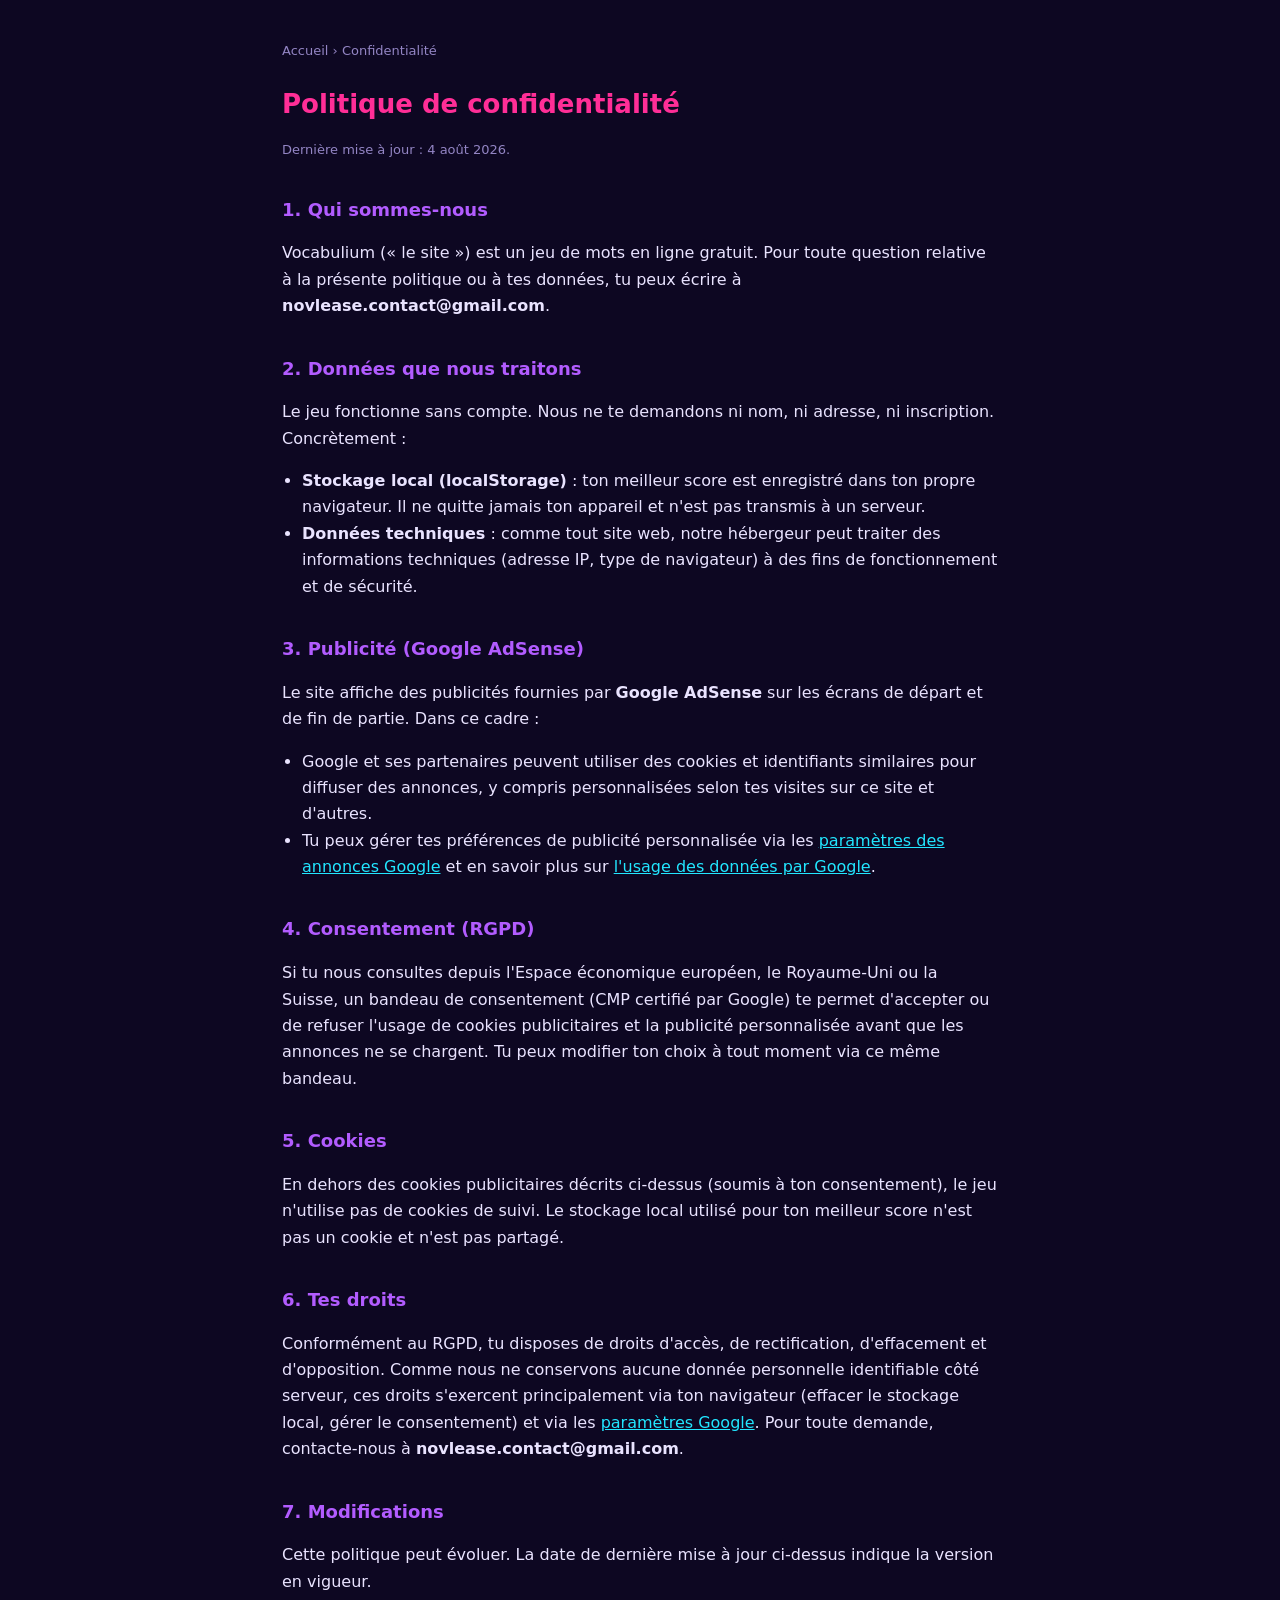
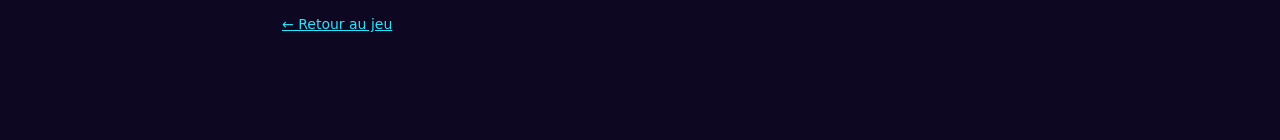
<file: web/confidentialite.html>
<!DOCTYPE html>
<html lang="fr">
<head>
  <meta charset="utf-8">
  <meta name="viewport" content="width=device-width, initial-scale=1">
  <title>Vocabulium — Politique de confidentialité</title>
  <meta name="description" content="Politique de confidentialité de Vocabulium : données traitées, publicité Google AdSense, cookies, consentement RGPD et tes droits.">
  <link rel="canonical" href="https://www.vocabulium.fr/confidentialite.html">
  <meta name="robots" content="index,follow">
  <meta name="theme-color" content="#0d0722">
  <link rel="icon" type="image/svg+xml" href="/favicon.svg?v=46">
  <style>
    :root { color-scheme: dark; }
    * { box-sizing: border-box; }
    body { margin: 0; background: #0d0722; color: #e9e3ff;
      font-family: "Segoe UI", system-ui, sans-serif; line-height: 1.65; }
    .wrap { max-width: 760px; margin: 0 auto; padding: 40px 22px 80px; }
    a { color: #22e6ff; }
    h1 { font-size: 26px; margin: 0 0 6px; color: #ff2e97; }
    h2 { font-size: 18px; margin: 34px 0 10px; color: #b25cff; }
    .updated { color: #9385c4; font-size: 13px; margin-bottom: 8px; }
    .back { display: inline-block; margin-bottom: 24px; font-size: 14px; }
    nav.crumbs { font-size: 13px; color: #9385c4; margin-bottom: 22px; }
    nav.crumbs a { color: #9385c4; text-decoration: none; }
    nav.crumbs a:hover { color: #22e6ff; }
    .note { background: #190f38; border: 1px solid #3a2270; border-radius: 10px;
      padding: 12px 16px; color: #ffd23f; font-size: 14px; }
    ul { padding-left: 20px; }
  </style>
</head>
<body>
  <div class="wrap">
    <nav class="crumbs" aria-label="Fil d'Ariane">
      <a href="/">Accueil</a> › <span>Confidentialité</span>
    </nav>
    <h1>Politique de confidentialité</h1>
    <p class="updated">Dernière mise à jour : 4 août 2026.</p>

    <h2>1. Qui sommes-nous</h2>
    <p>Vocabulium (« le site ») est un jeu de mots en ligne gratuit. Pour toute
      question relative à la présente politique ou à tes données, tu peux écrire à
      <b>novlease.contact@gmail.com</b>.</p>

    <h2>2. Données que nous traitons</h2>
    <p>Le jeu fonctionne sans compte. Nous ne te demandons ni nom, ni adresse, ni
      inscription. Concrètement :</p>
    <ul>
      <li><b>Stockage local (localStorage)</b> : ton meilleur score est enregistré
        dans ton propre navigateur. Il ne quitte jamais ton appareil et n'est pas
        transmis à un serveur.</li>
      <li><b>Données techniques</b> : comme tout site web, notre hébergeur peut
        traiter des informations techniques (adresse IP, type de navigateur) à des
        fins de fonctionnement et de sécurité.</li>
    </ul>

    <h2>3. Publicité (Google AdSense)</h2>
    <p>Le site affiche des publicités fournies par <b>Google AdSense</b> sur les
      écrans de départ et de fin de partie. Dans ce cadre :</p>
    <ul>
      <li>Google et ses partenaires peuvent utiliser des cookies et identifiants
        similaires pour diffuser des annonces, y compris personnalisées selon tes
        visites sur ce site et d'autres.</li>
      <li>Tu peux gérer tes préférences de publicité personnalisée via les
        <a href="https://adssettings.google.com" target="_blank" rel="noopener">paramètres des annonces Google</a>
        et en savoir plus sur
        <a href="https://policies.google.com/technologies/partner-sites" target="_blank" rel="noopener">l'usage des données par Google</a>.</li>
    </ul>

    <h2>4. Consentement (RGPD)</h2>
    <p>Si tu nous consultes depuis l'Espace économique européen, le Royaume-Uni ou
      la Suisse, un bandeau de consentement (CMP certifié par Google) te permet
      d'accepter ou de refuser l'usage de cookies publicitaires et la publicité
      personnalisée avant que les annonces ne se chargent. Tu peux modifier ton
      choix à tout moment via ce même bandeau.</p>

    <h2>5. Cookies</h2>
    <p>En dehors des cookies publicitaires décrits ci-dessus (soumis à ton
      consentement), le jeu n'utilise pas de cookies de suivi. Le stockage local
      utilisé pour ton meilleur score n'est pas un cookie et n'est pas partagé.</p>

    <h2>6. Tes droits</h2>
    <p>Conformément au RGPD, tu disposes de droits d'accès, de rectification,
      d'effacement et d'opposition. Comme nous ne conservons aucune donnée
      personnelle identifiable côté serveur, ces droits s'exercent principalement
      via ton navigateur (effacer le stockage local, gérer le consentement) et via
      les <a href="https://adssettings.google.com" target="_blank" rel="noopener">paramètres Google</a>.
      Pour toute demande, contacte-nous à <b>novlease.contact@gmail.com</b>.</p>

    <h2>7. Modifications</h2>
    <p>Cette politique peut évoluer. La date de dernière mise à jour ci-dessus
      indique la version en vigueur.</p>

    <a class="back" href="/">← Retour au jeu</a>
  </div>
  <script type="application/ld+json">
  {
    "@context": "https://schema.org",
    "@type": "BreadcrumbList",
    "itemListElement": [
      { "@type": "ListItem", "position": 1, "name": "Accueil", "item": "https://www.vocabulium.fr/" },
      { "@type": "ListItem", "position": 2, "name": "Confidentialité", "item": "https://www.vocabulium.fr/confidentialite.html" }
    ]
  }
  </script>
</body>
</html>
</file>
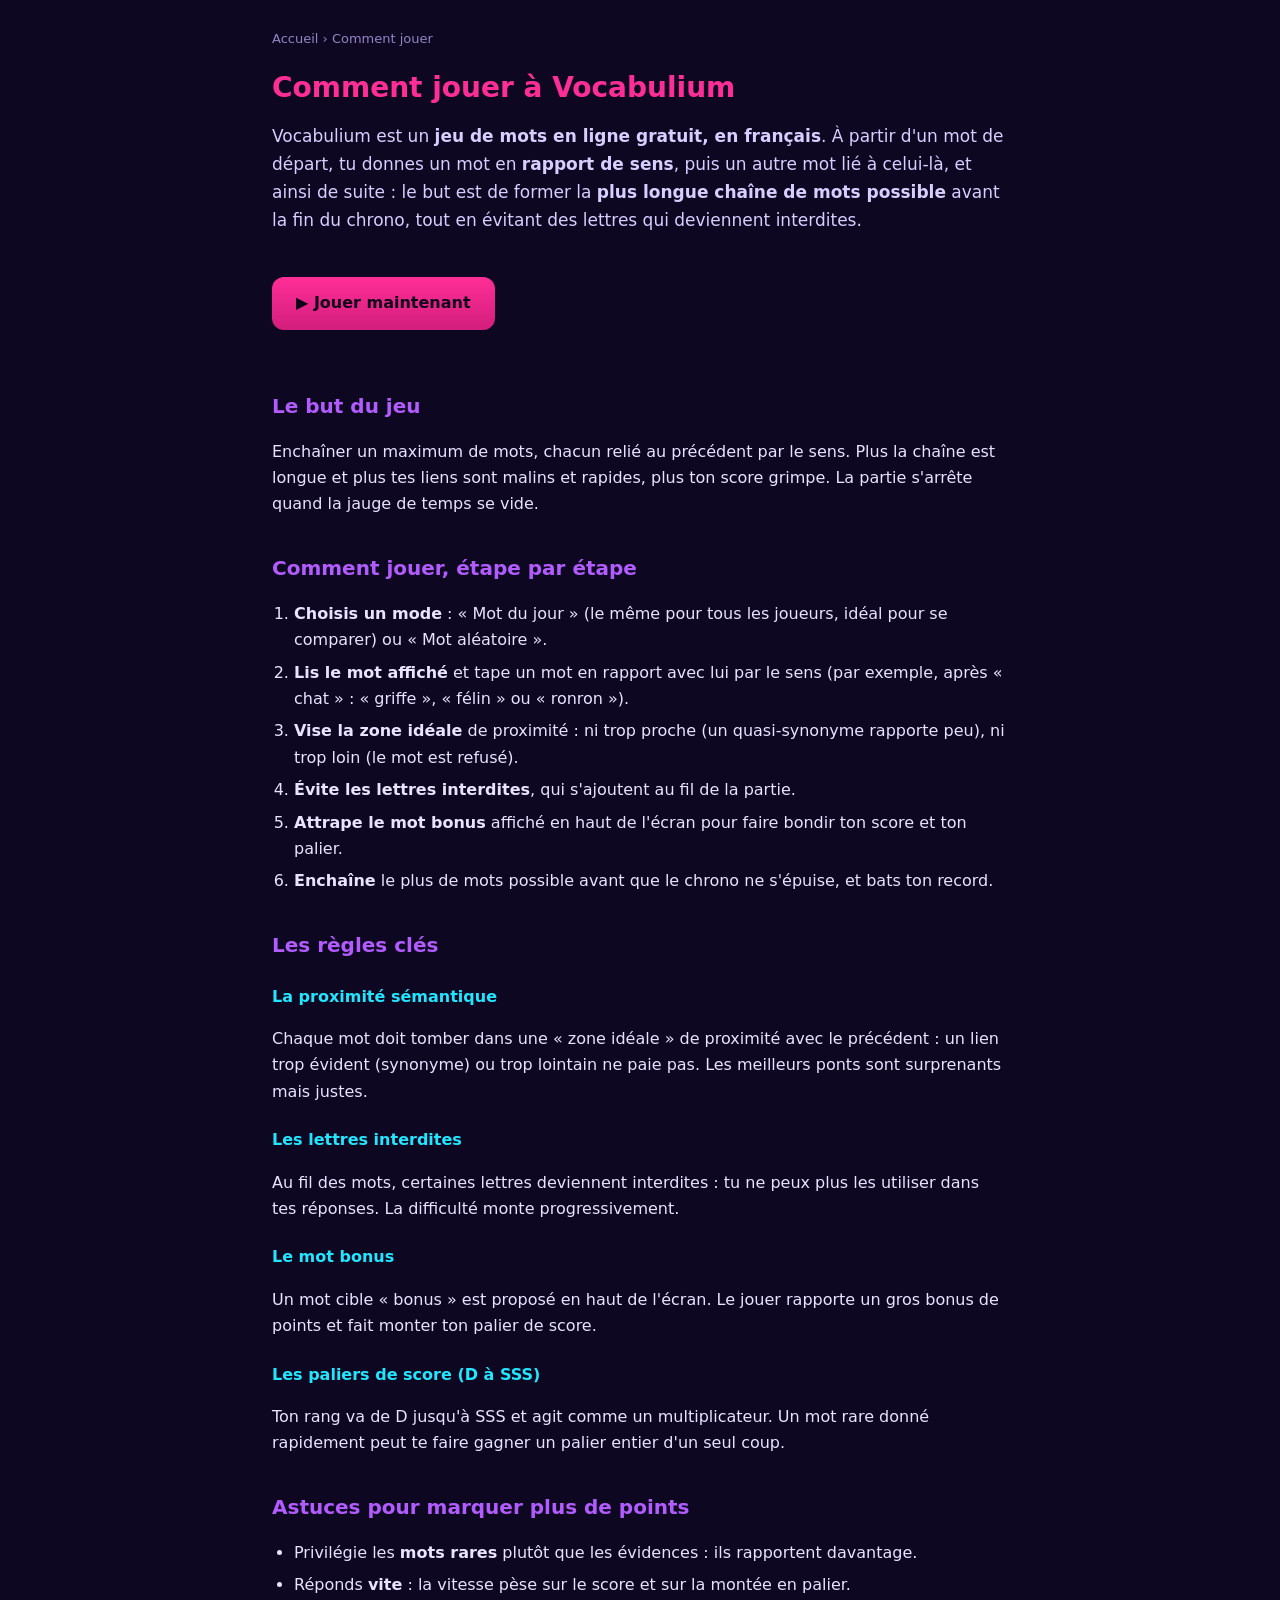
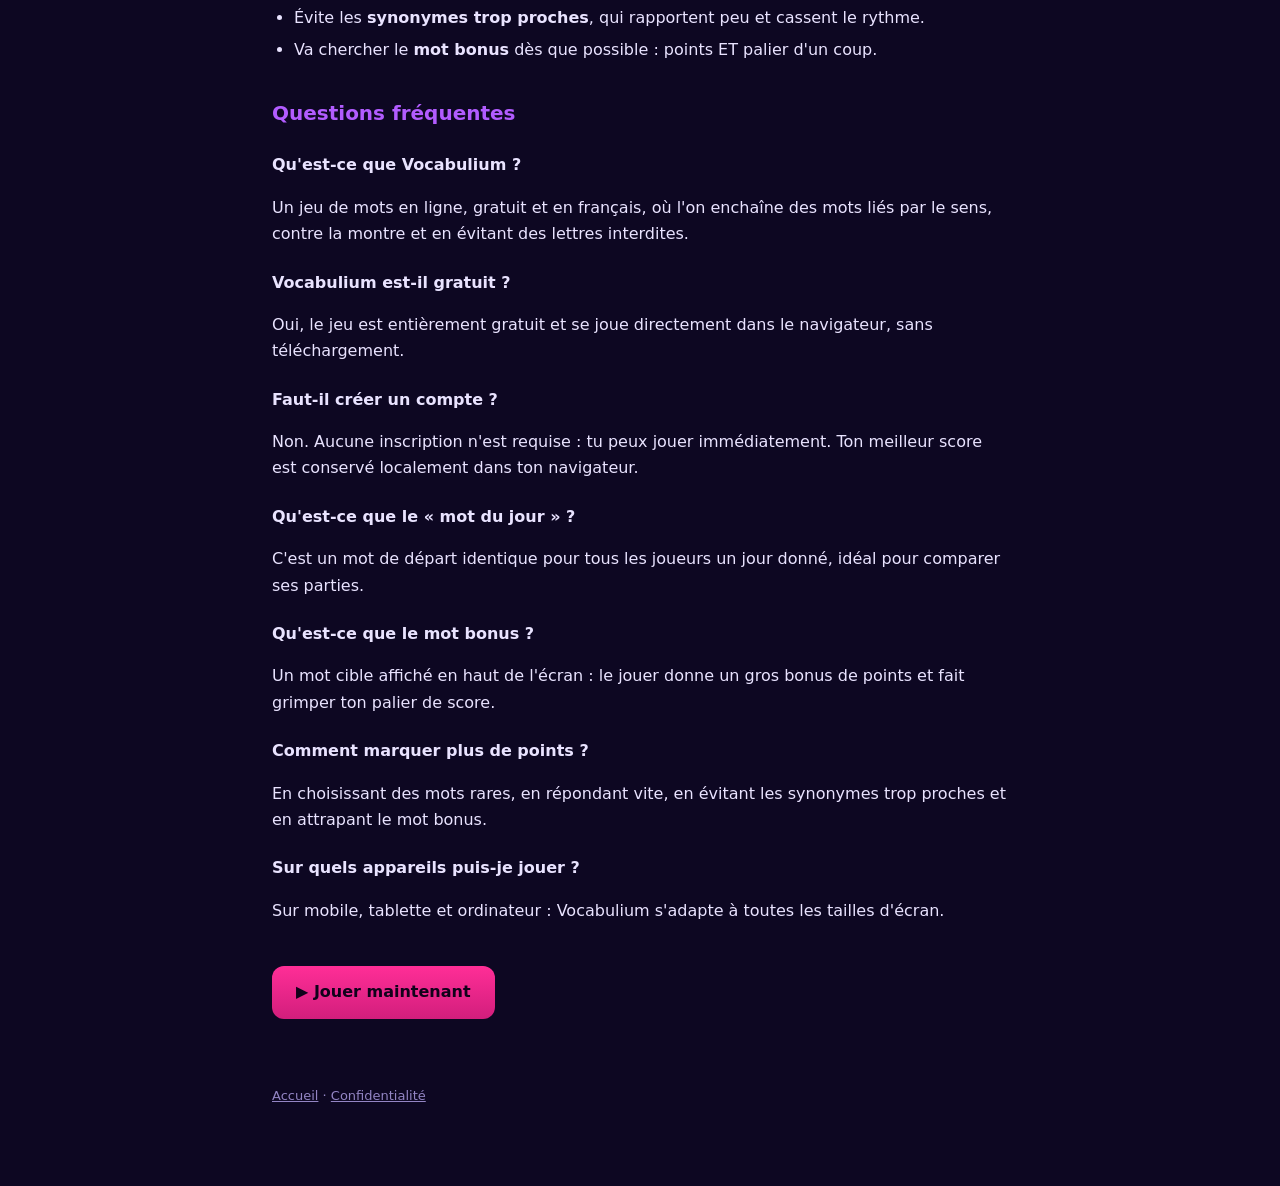
<file: web/guide.html>
<!DOCTYPE html>
<html lang="fr">
<head>
  <meta charset="utf-8">
  <meta name="viewport" content="width=device-width, initial-scale=1">
  <title>Comment jouer à Vocabulium — règles, astuces et FAQ</title>
  <meta name="description" content="Comment jouer à Vocabulium : enchaîne des mots liés par le sens, évite les lettres interdites, attrape le mot bonus et grimpe les paliers de score. Règles, astuces et FAQ.">
  <link rel="canonical" href="https://www.vocabulium.fr/guide.html">
  <meta name="theme-color" content="#0d0722">
  <meta property="og:type" content="article">
  <meta property="og:site_name" content="Vocabulium">
  <meta property="og:locale" content="fr_FR">
  <meta property="og:url" content="https://www.vocabulium.fr/guide.html">
  <meta property="og:title" content="Comment jouer à Vocabulium — règles, astuces et FAQ">
  <meta property="og:description" content="Les règles de Vocabulium, des astuces pour marquer plus de points, et les réponses aux questions fréquentes.">
  <meta property="og:image" content="https://www.vocabulium.fr/og.png?v=2">
  <link rel="icon" type="image/svg+xml" href="/favicon.svg?v=46">
  <link rel="apple-touch-icon" href="/apple-touch-icon.png">
  <style>
    :root { color-scheme: dark; }
    * { box-sizing: border-box; }
    body { margin: 0; background: #0d0722; color: #e9e3ff;
      font-family: "Segoe UI", system-ui, sans-serif; line-height: 1.65; }
    .wrap { max-width: 780px; margin: 0 auto; padding: 28px 22px 80px; }
    a { color: #22e6ff; }
    nav.crumbs { font-size: 13px; color: #9385c4; margin-bottom: 22px; }
    nav.crumbs a { color: #9385c4; text-decoration: none; }
    nav.crumbs a:hover { color: #22e6ff; }
    h1 { font-size: 28px; margin: 0 0 10px; color: #ff2e97; line-height: 1.2; }
    h2 { font-size: 20px; margin: 34px 0 10px; color: #b25cff; }
    h3 { font-size: 16px; margin: 22px 0 6px; color: #22e6ff; }
    .lead { font-size: 17px; color: #d7cfff; }
    ul, ol { padding-left: 22px; }
    li { margin: 6px 0; }
    .cta { display: inline-block; margin: 26px 0; background: linear-gradient(180deg,#ff2e97,#d21e7c);
      color: #10021a; font-weight: 700; text-decoration: none; padding: 13px 24px; border-radius: 12px; }
    .faq h3 { color: #e9e3ff; }
    footer { margin-top: 40px; font-size: 13px; color: #9385c4; }
    footer a { color: #9385c4; }
  </style>
</head>
<body>
  <div class="wrap">
    <nav class="crumbs" aria-label="Fil d'Ariane">
      <a href="/">Accueil</a> › <span>Comment jouer</span>
    </nav>

    <h1>Comment jouer à Vocabulium</h1>
    <p class="lead">Vocabulium est un <strong>jeu de mots en ligne gratuit, en français</strong>. À partir d'un
      mot de départ, tu donnes un mot en <strong>rapport de sens</strong>, puis un autre mot lié à celui-là, et
      ainsi de suite : le but est de former la <strong>plus longue chaîne de mots possible</strong> avant la fin
      du chrono, tout en évitant des lettres qui deviennent interdites.</p>

    <a class="cta" href="/">▶ Jouer maintenant</a>

    <h2>Le but du jeu</h2>
    <p>Enchaîner un maximum de mots, chacun relié au précédent par le sens. Plus la chaîne est longue et plus tes
      liens sont malins et rapides, plus ton score grimpe. La partie s'arrête quand la jauge de temps se vide.</p>

    <h2>Comment jouer, étape par étape</h2>
    <ol>
      <li><strong>Choisis un mode</strong> : « Mot du jour » (le même pour tous les joueurs, idéal pour se
        comparer) ou « Mot aléatoire ».</li>
      <li><strong>Lis le mot affiché</strong> et tape un mot en rapport avec lui par le sens (par exemple, après
        « chat » : « griffe », « félin » ou « ronron »).</li>
      <li><strong>Vise la zone idéale</strong> de proximité : ni trop proche (un quasi-synonyme rapporte peu), ni
        trop loin (le mot est refusé).</li>
      <li><strong>Évite les lettres interdites</strong>, qui s'ajoutent au fil de la partie.</li>
      <li><strong>Attrape le mot bonus</strong> affiché en haut de l'écran pour faire bondir ton score et ton
        palier.</li>
      <li><strong>Enchaîne</strong> le plus de mots possible avant que le chrono ne s'épuise, et bats ton record.</li>
    </ol>

    <h2>Les règles clés</h2>
    <h3>La proximité sémantique</h3>
    <p>Chaque mot doit tomber dans une « zone idéale » de proximité avec le précédent : un lien trop évident
      (synonyme) ou trop lointain ne paie pas. Les meilleurs ponts sont surprenants mais justes.</p>
    <h3>Les lettres interdites</h3>
    <p>Au fil des mots, certaines lettres deviennent interdites : tu ne peux plus les utiliser dans tes réponses.
      La difficulté monte progressivement.</p>
    <h3>Le mot bonus</h3>
    <p>Un mot cible « bonus » est proposé en haut de l'écran. Le jouer rapporte un gros bonus de points et fait
      monter ton palier de score.</p>
    <h3>Les paliers de score (D à SSS)</h3>
    <p>Ton rang va de D jusqu'à SSS et agit comme un multiplicateur. Un mot rare donné rapidement peut te faire
      gagner un palier entier d'un seul coup.</p>

    <h2>Astuces pour marquer plus de points</h2>
    <ul>
      <li>Privilégie les <strong>mots rares</strong> plutôt que les évidences : ils rapportent davantage.</li>
      <li>Réponds <strong>vite</strong> : la vitesse pèse sur le score et sur la montée en palier.</li>
      <li>Évite les <strong>synonymes trop proches</strong>, qui rapportent peu et cassent le rythme.</li>
      <li>Va chercher le <strong>mot bonus</strong> dès que possible : points ET palier d'un coup.</li>
    </ul>

    <h2 class="faq">Questions fréquentes</h2>
    <div class="faq">
      <h3>Qu'est-ce que Vocabulium ?</h3>
      <p>Un jeu de mots en ligne, gratuit et en français, où l'on enchaîne des mots liés par le sens, contre la
        montre et en évitant des lettres interdites.</p>

      <h3>Vocabulium est-il gratuit ?</h3>
      <p>Oui, le jeu est entièrement gratuit et se joue directement dans le navigateur, sans téléchargement.</p>

      <h3>Faut-il créer un compte ?</h3>
      <p>Non. Aucune inscription n'est requise : tu peux jouer immédiatement. Ton meilleur score est conservé
        localement dans ton navigateur.</p>

      <h3>Qu'est-ce que le « mot du jour » ?</h3>
      <p>C'est un mot de départ identique pour tous les joueurs un jour donné, idéal pour comparer ses parties.</p>

      <h3>Qu'est-ce que le mot bonus ?</h3>
      <p>Un mot cible affiché en haut de l'écran : le jouer donne un gros bonus de points et fait grimper ton
        palier de score.</p>

      <h3>Comment marquer plus de points ?</h3>
      <p>En choisissant des mots rares, en répondant vite, en évitant les synonymes trop proches et en attrapant
        le mot bonus.</p>

      <h3>Sur quels appareils puis-je jouer ?</h3>
      <p>Sur mobile, tablette et ordinateur : Vocabulium s'adapte à toutes les tailles d'écran.</p>
    </div>

    <a class="cta" href="/">▶ Jouer maintenant</a>

    <footer>
      <a href="/">Accueil</a> · <a href="/confidentialite.html">Confidentialité</a>
    </footer>
  </div>

  <script type="application/ld+json">
  {
    "@context": "https://schema.org",
    "@graph": [
      {
        "@type": "BreadcrumbList",
        "itemListElement": [
          { "@type": "ListItem", "position": 1, "name": "Accueil", "item": "https://www.vocabulium.fr/" },
          { "@type": "ListItem", "position": 2, "name": "Comment jouer", "item": "https://www.vocabulium.fr/guide.html" }
        ]
      },
      {
        "@type": "HowTo",
        "name": "Comment jouer à Vocabulium",
        "description": "Enchaîner des mots liés par le sens, contre la montre et les lettres interdites.",
        "inLanguage": "fr",
        "step": [
          { "@type": "HowToStep", "position": 1, "name": "Choisir un mode", "text": "Choisis « Mot du jour » (le même pour tous) ou « Mot aléatoire »." },
          { "@type": "HowToStep", "position": 2, "name": "Répondre par le sens", "text": "Lis le mot affiché et tape un mot en rapport avec lui par le sens." },
          { "@type": "HowToStep", "position": 3, "name": "Viser la zone idéale", "text": "Ni trop proche (synonyme), ni trop loin : les liens justes et surprenants paient le plus." },
          { "@type": "HowToStep", "position": 4, "name": "Éviter les lettres interdites", "text": "Certaines lettres deviennent interdites au fil de la partie." },
          { "@type": "HowToStep", "position": 5, "name": "Attraper le mot bonus", "text": "Joue le mot bonus affiché en haut pour un gros bonus de points et de palier." },
          { "@type": "HowToStep", "position": 6, "name": "Enchaîner", "text": "Enchaîne le plus de mots possible avant la fin du chrono et bats ton record." }
        ]
      },
      {
        "@type": "FAQPage",
        "mainEntity": [
          { "@type": "Question", "name": "Qu'est-ce que Vocabulium ?", "acceptedAnswer": { "@type": "Answer", "text": "Un jeu de mots en ligne, gratuit et en français, où l'on enchaîne des mots liés par le sens, contre la montre et en évitant des lettres interdites." } },
          { "@type": "Question", "name": "Vocabulium est-il gratuit ?", "acceptedAnswer": { "@type": "Answer", "text": "Oui, le jeu est entièrement gratuit et se joue dans le navigateur, sans téléchargement." } },
          { "@type": "Question", "name": "Faut-il créer un compte ?", "acceptedAnswer": { "@type": "Answer", "text": "Non, aucune inscription n'est requise. Le meilleur score est conservé localement dans le navigateur." } },
          { "@type": "Question", "name": "Qu'est-ce que le mot du jour ?", "acceptedAnswer": { "@type": "Answer", "text": "Un mot de départ identique pour tous les joueurs un jour donné, idéal pour comparer ses parties." } },
          { "@type": "Question", "name": "Qu'est-ce que le mot bonus ?", "acceptedAnswer": { "@type": "Answer", "text": "Un mot cible affiché en haut de l'écran ; le jouer donne un gros bonus de points et fait grimper le palier de score." } },
          { "@type": "Question", "name": "Comment marquer plus de points ?", "acceptedAnswer": { "@type": "Answer", "text": "En choisissant des mots rares, en répondant vite, en évitant les synonymes trop proches et en attrapant le mot bonus." } },
          { "@type": "Question", "name": "Sur quels appareils puis-je jouer ?", "acceptedAnswer": { "@type": "Answer", "text": "Sur mobile, tablette et ordinateur : le jeu s'adapte à toutes les tailles d'écran." } }
        ]
      }
    ]
  }
  </script>
</body>
</html>
</file>
